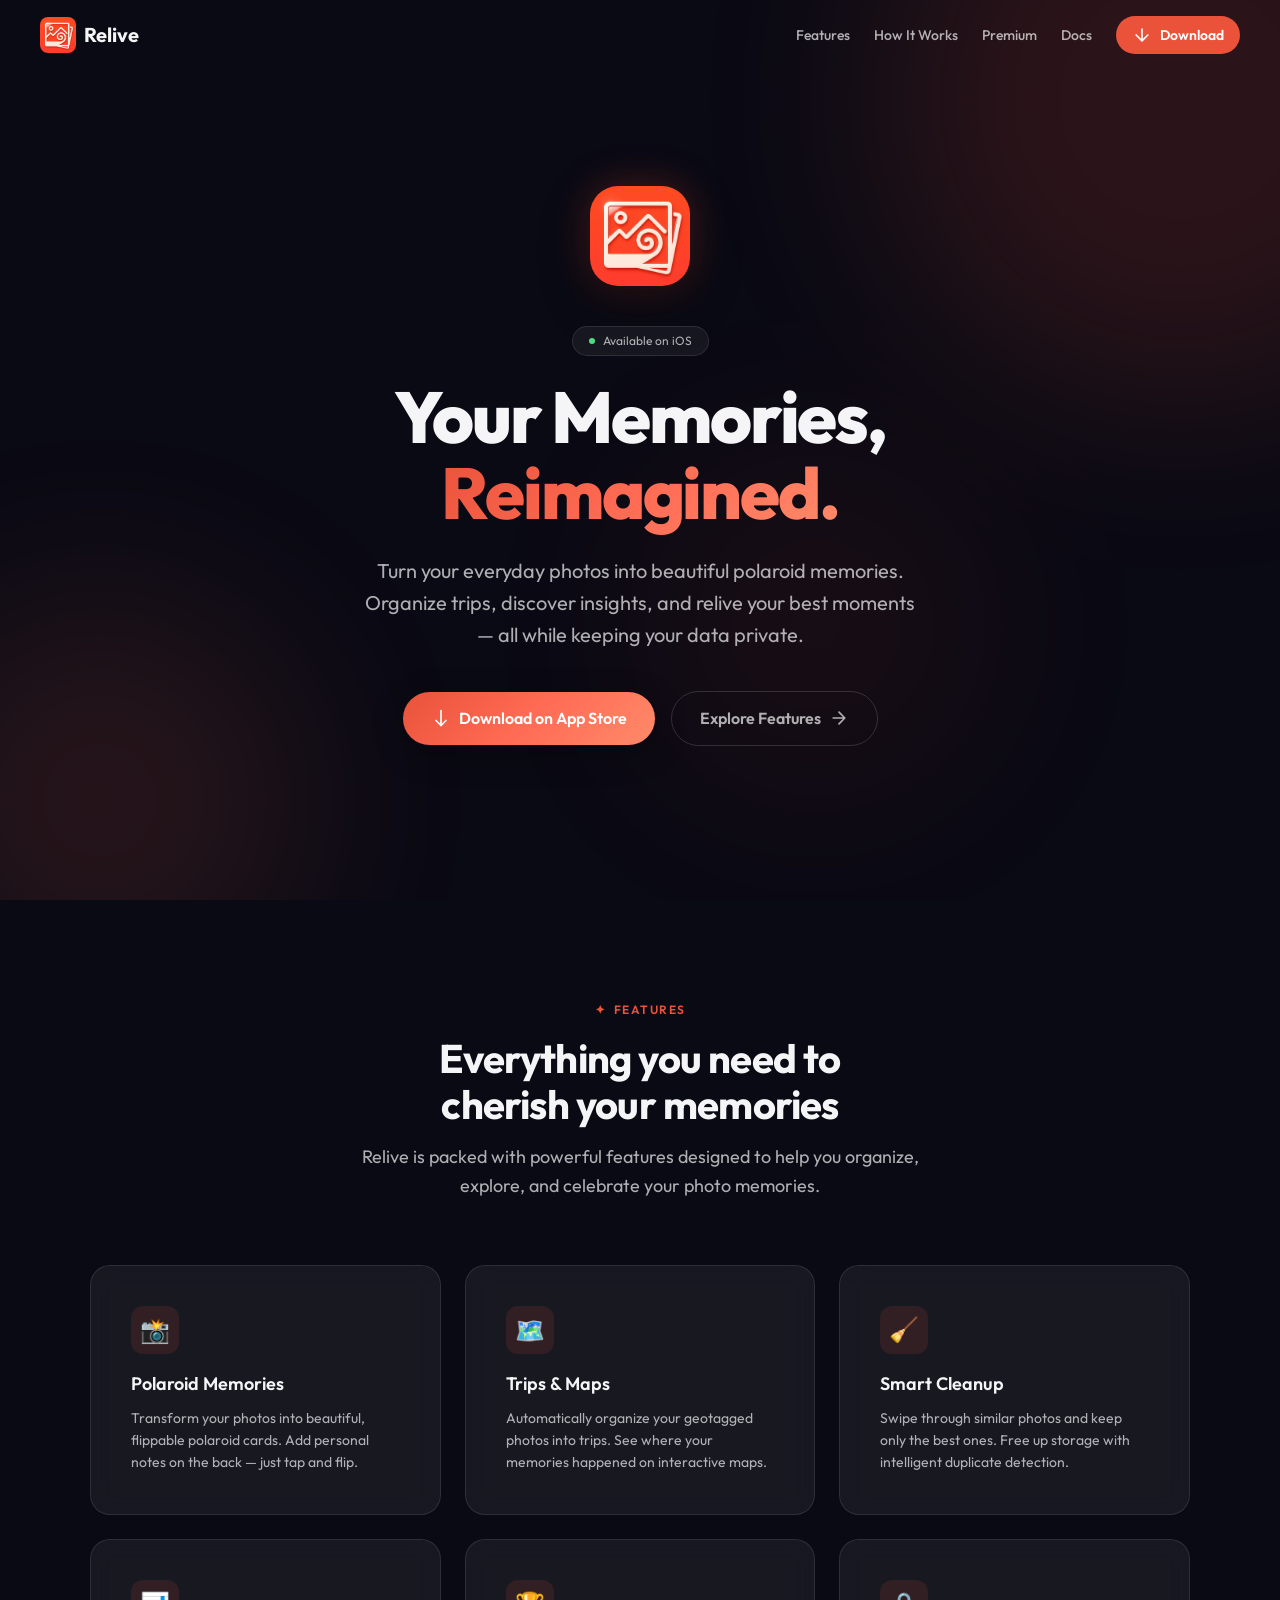
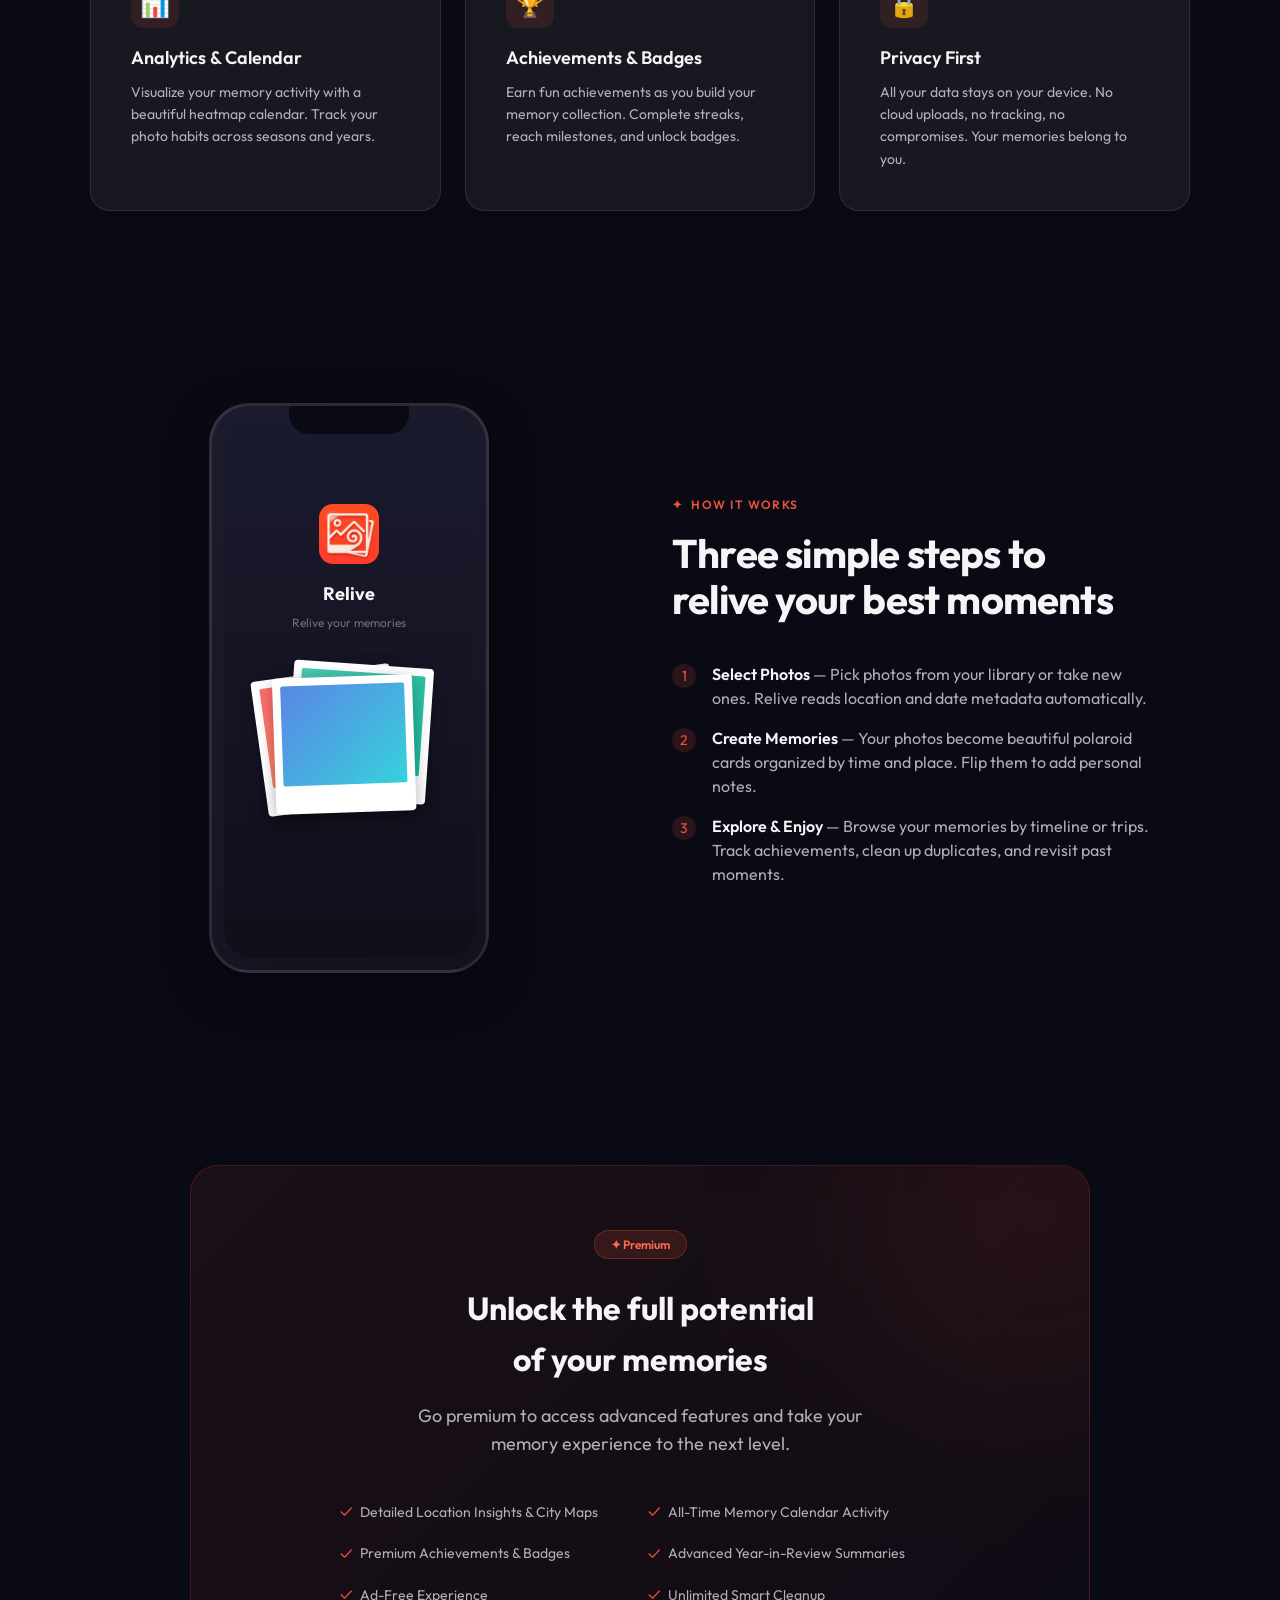
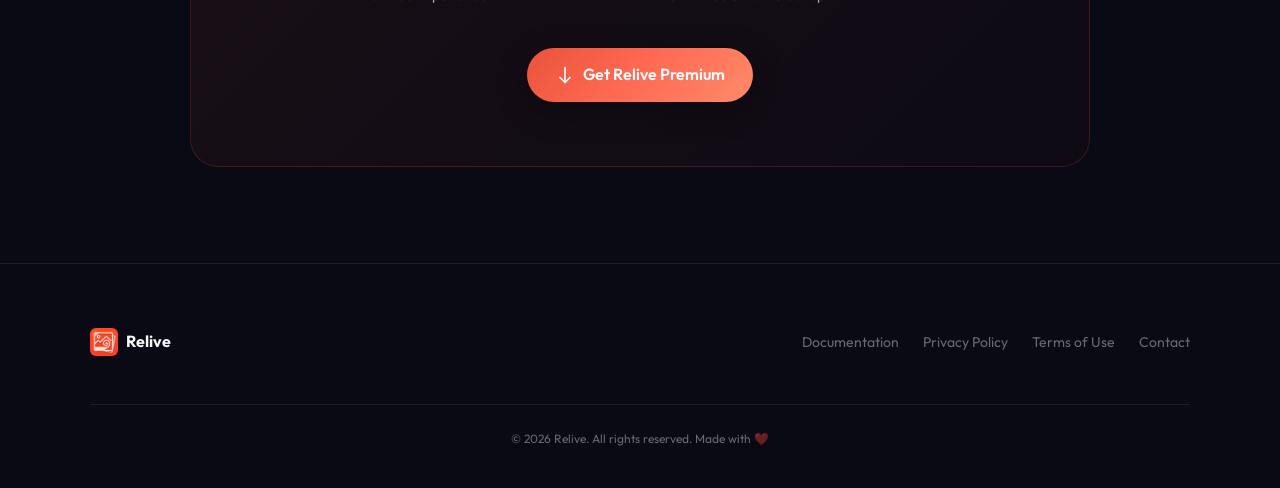
<file: index.html>
<!DOCTYPE html>
<html lang="en">
<head>
  <meta charset="UTF-8">
  <meta name="viewport" content="width=device-width, initial-scale=1.0">
  <title>Relive — Your Memories, Reimagined</title>
  <meta name="description" content="Relive transforms your photos into beautiful polaroid memories. Organize trips, discover insights, clean up duplicates, and earn achievements — all with your privacy intact.">
  <meta name="keywords" content="relive, photo memories, polaroid, trips, photo organizer, iOS app, privacy, achievements">
  <meta name="author" content="Relive">

  <!-- Open Graph -->
  <meta property="og:title" content="Relive — Your Memories, Reimagined">
  <meta property="og:description" content="Transform your photos into beautiful polaroid memories. Organize trips, discover insights, and earn achievements.">
  <meta property="og:type" content="website">
  <meta property="og:url" content="https://grbzhido.github.io/relive/">
  <meta property="og:image" content="https://grbzhido.github.io/relive/images/relive_icon.png">

  <!-- Twitter Card -->
  <meta name="twitter:card" content="summary_large_image">
  <meta name="twitter:title" content="Relive — Your Memories, Reimagined">
  <meta name="twitter:description" content="Transform your photos into beautiful polaroid memories.">

  <!-- Favicon -->
  <link rel="icon" type="image/png" href="images/relive_icon.png">
  <link rel="apple-touch-icon" href="images/relive_icon.png">

  <!-- Google Fonts -->
  <link rel="preconnect" href="https://fonts.googleapis.com">
  <link rel="preconnect" href="https://fonts.gstatic.com" crossorigin>
  <link href="https://fonts.googleapis.com/css2?family=Outfit:wght@300;400;500;600;700;800&display=swap" rel="stylesheet">

  <!-- Styles -->
  <link rel="stylesheet" href="css/style.css">
</head>
<body>

  <!-- Animated Background Orbs -->
  <div class="bg-animation" aria-hidden="true">
    <div class="bg-orb bg-orb--1"></div>
    <div class="bg-orb bg-orb--2"></div>
    <div class="bg-orb bg-orb--3"></div>
  </div>

  <!-- Navigation -->
  <nav class="nav" id="nav" role="navigation" aria-label="Main navigation">
    <div class="nav__inner">
      <a href="#" class="nav__logo" aria-label="Relive Home">
        <img src="images/relive_icon.png" alt="Relive icon" width="36" height="36">
        <span>Relive</span>
      </a>

      <ul class="nav__links" role="list">
        <li><a href="#features" class="nav__link">Features</a></li>
        <li><a href="#how-it-works" class="nav__link">How It Works</a></li>
        <li><a href="#premium" class="nav__link">Premium</a></li>
        <li><a href="docs.html" class="nav__link">Docs</a></li>
        <li><a href="#" class="nav__cta" id="nav-download-btn">
          <svg class="btn__icon" viewBox="0 0 24 24" fill="none" stroke="currentColor" stroke-width="2" stroke-linecap="round" stroke-linejoin="round"><path d="M12 5v14M19 12l-7 7-7-7"/></svg>
          Download
        </a></li>
      </ul>

      <button class="nav__hamburger" aria-label="Toggle menu" aria-expanded="false">
        <span></span>
        <span></span>
        <span></span>
      </button>
    </div>
  </nav>

  <!-- Hero Section -->
  <section class="hero" id="hero">
    <div class="hero__content">
      <img src="images/relive_icon.png" alt="Relive App Icon" class="hero__icon" width="100" height="100">

      <div class="hero__badge">
        <span class="hero__badge-dot"></span>
        Available on iOS
      </div>

      <h1 class="hero__title">
        Your Memories,<br>
        <span class="hero__title-gradient">Reimagined.</span>
      </h1>

      <p class="hero__subtitle">
        Turn your everyday photos into beautiful polaroid memories. Organize trips, discover insights, and relive your best moments — all while keeping your data private.
      </p>

      <div class="hero__actions">
        <a href="#" class="btn btn--primary" id="hero-download-btn">
          <svg class="btn__icon" viewBox="0 0 24 24" fill="none" stroke="currentColor" stroke-width="2" stroke-linecap="round" stroke-linejoin="round"><path d="M18 15l-6 6-6-6"/><path d="M12 3v18"/></svg>
          Download on App Store
        </a>
        <a href="#features" class="btn btn--ghost">
          Explore Features
          <svg class="btn__icon" viewBox="0 0 24 24" fill="none" stroke="currentColor" stroke-width="2" stroke-linecap="round" stroke-linejoin="round"><path d="M5 12h14M12 5l7 7-7 7"/></svg>
        </a>
      </div>
    </div>
  </section>

  <!-- Features Section -->
  <section class="section" id="features">
    <div class="section__inner">
      <div class="section__header reveal">
        <div class="section__label">
          <span>✦</span> Features
        </div>
        <h2 class="section__title">Everything you need to<br>cherish your memories</h2>
        <p class="section__description">
          Relive is packed with powerful features designed to help you organize, explore, and celebrate your photo memories.
        </p>
      </div>

      <div class="features-grid">
        <!-- Feature 1 -->
        <div class="feature-card reveal reveal--delay-1" id="feature-memories">
          <div class="feature-card__icon">📸</div>
          <h3 class="feature-card__title">Polaroid Memories</h3>
          <p class="feature-card__description">
            Transform your photos into beautiful, flippable polaroid cards. Add personal notes on the back — just tap and flip.
          </p>
        </div>

        <!-- Feature 2 -->
        <div class="feature-card reveal reveal--delay-2" id="feature-trips">
          <div class="feature-card__icon">🗺️</div>
          <h3 class="feature-card__title">Trips &amp; Maps</h3>
          <p class="feature-card__description">
            Automatically organize your geotagged photos into trips. See where your memories happened on interactive maps.
          </p>
        </div>

        <!-- Feature 3 -->
        <div class="feature-card reveal reveal--delay-3" id="feature-cleanup">
          <div class="feature-card__icon">🧹</div>
          <h3 class="feature-card__title">Smart Cleanup</h3>
          <p class="feature-card__description">
            Swipe through similar photos and keep only the best ones. Free up storage with intelligent duplicate detection.
          </p>
        </div>

        <!-- Feature 4 -->
        <div class="feature-card reveal reveal--delay-4" id="feature-analytics">
          <div class="feature-card__icon">📊</div>
          <h3 class="feature-card__title">Analytics &amp; Calendar</h3>
          <p class="feature-card__description">
            Visualize your memory activity with a beautiful heatmap calendar. Track your photo habits across seasons and years.
          </p>
        </div>

        <!-- Feature 5 -->
        <div class="feature-card reveal reveal--delay-5" id="feature-achievements">
          <div class="feature-card__icon">🏆</div>
          <h3 class="feature-card__title">Achievements &amp; Badges</h3>
          <p class="feature-card__description">
            Earn fun achievements as you build your memory collection. Complete streaks, reach milestones, and unlock badges.
          </p>
        </div>

        <!-- Feature 6 -->
        <div class="feature-card reveal reveal--delay-6" id="feature-privacy">
          <div class="feature-card__icon">🔒</div>
          <h3 class="feature-card__title">Privacy First</h3>
          <p class="feature-card__description">
            All your data stays on your device. No cloud uploads, no tracking, no compromises. Your memories belong to you.
          </p>
        </div>
      </div>
    </div>
  </section>

  <!-- How It Works / Showcase Section -->
  <section class="showcase" id="how-it-works">
    <div class="showcase__inner">
      <div class="showcase__visual reveal">
        <div class="showcase__phone">
          <div class="showcase__screen">
            <img src="images/relive_icon.png" alt="Relive" class="showcase__screen-icon" width="60" height="60">
            <div class="showcase__screen-title">Relive</div>
            <div class="showcase__screen-sub">Relive your memories</div>

            <div class="polaroid-stack">
              <div class="polaroid polaroid--1">
                <div class="polaroid__image" style="background: linear-gradient(135deg, #FF6B6B, #FFA36C);"></div>
              </div>
              <div class="polaroid polaroid--2">
                <div class="polaroid__image" style="background: linear-gradient(135deg, #48C9B0, #1ABC9C);"></div>
              </div>
              <div class="polaroid polaroid--3">
                <div class="polaroid__image" style="background: linear-gradient(135deg, #5B86E5, #36D1DC);"></div>
              </div>
            </div>
          </div>
        </div>
      </div>

      <div class="showcase__content reveal reveal--delay-2">
        <div class="section__label">
          <span>✦</span> How It Works
        </div>
        <h2 class="section__title" style="text-align: left;">Three simple steps to<br>relive your best moments</h2>

        <ul class="feature-list">
          <li class="feature-list__item">
            <div class="feature-list__check">1</div>
            <div class="feature-list__text">
              <strong>Select Photos</strong> — Pick photos from your library or take new ones. Relive reads location and date metadata automatically.
            </div>
          </li>
          <li class="feature-list__item">
            <div class="feature-list__check">2</div>
            <div class="feature-list__text">
              <strong>Create Memories</strong> — Your photos become beautiful polaroid cards organized by time and place. Flip them to add personal notes.
            </div>
          </li>
          <li class="feature-list__item">
            <div class="feature-list__check">3</div>
            <div class="feature-list__text">
              <strong>Explore &amp; Enjoy</strong> — Browse your memories by timeline or trips. Track achievements, clean up duplicates, and revisit past moments.
            </div>
          </li>
        </ul>
      </div>
    </div>
  </section>

  <!-- Premium Section -->
  <section class="premium" id="premium">
    <div class="premium__card reveal">
      <div class="premium__badge">
        ✦ Premium
      </div>
      <h2 class="premium__title">
        Unlock the full potential<br>of your memories
      </h2>
      <p class="premium__description">
        Go premium to access advanced features and take your memory experience to the next level.
      </p>

      <div class="premium__features">
        <div class="premium__feature">
          <span class="premium__feature-icon">✓</span>
          Detailed Location Insights &amp; City Maps
        </div>
        <div class="premium__feature">
          <span class="premium__feature-icon">✓</span>
          All-Time Memory Calendar Activity
        </div>
        <div class="premium__feature">
          <span class="premium__feature-icon">✓</span>
          Premium Achievements &amp; Badges
        </div>
        <div class="premium__feature">
          <span class="premium__feature-icon">✓</span>
          Advanced Year-in-Review Summaries
        </div>
        <div class="premium__feature">
          <span class="premium__feature-icon">✓</span>
          Ad-Free Experience
        </div>
        <div class="premium__feature">
          <span class="premium__feature-icon">✓</span>
          Unlimited Smart Cleanup
        </div>
      </div>

      <a href="#" class="btn btn--primary" id="premium-download-btn">
        <svg class="btn__icon" viewBox="0 0 24 24" fill="none" stroke="currentColor" stroke-width="2" stroke-linecap="round" stroke-linejoin="round"><path d="M18 15l-6 6-6-6"/><path d="M12 3v18"/></svg>
        Get Relive Premium
      </a>
    </div>
  </section>

  <!-- Footer -->
  <footer class="footer" id="footer">
    <div class="footer__inner">
      <div class="footer__brand">
        <img src="images/relive_icon.png" alt="Relive" width="28" height="28">
        <span class="footer__brand-name">Relive</span>
      </div>

      <ul class="footer__links" role="list">
        <li><a href="docs.html" class="footer__link" id="footer-docs">Documentation</a></li>
        <li><a href="privacy.html" class="footer__link" id="footer-privacy">Privacy Policy</a></li>
        <li><a href="terms.html" class="footer__link" id="footer-terms">Terms of Use</a></li>
        <li><a href="mailto:contactus.relive@gmail.com" class="footer__link" id="footer-contact">Contact</a></li>
      </ul>

      <p class="footer__copy">
        &copy; 2026 Relive. All rights reserved. Made with ❤️
      </p>
    </div>
  </footer>

  <!-- Scripts -->
  <script src="js/main.js"></script>
</body>
</html>
</file>
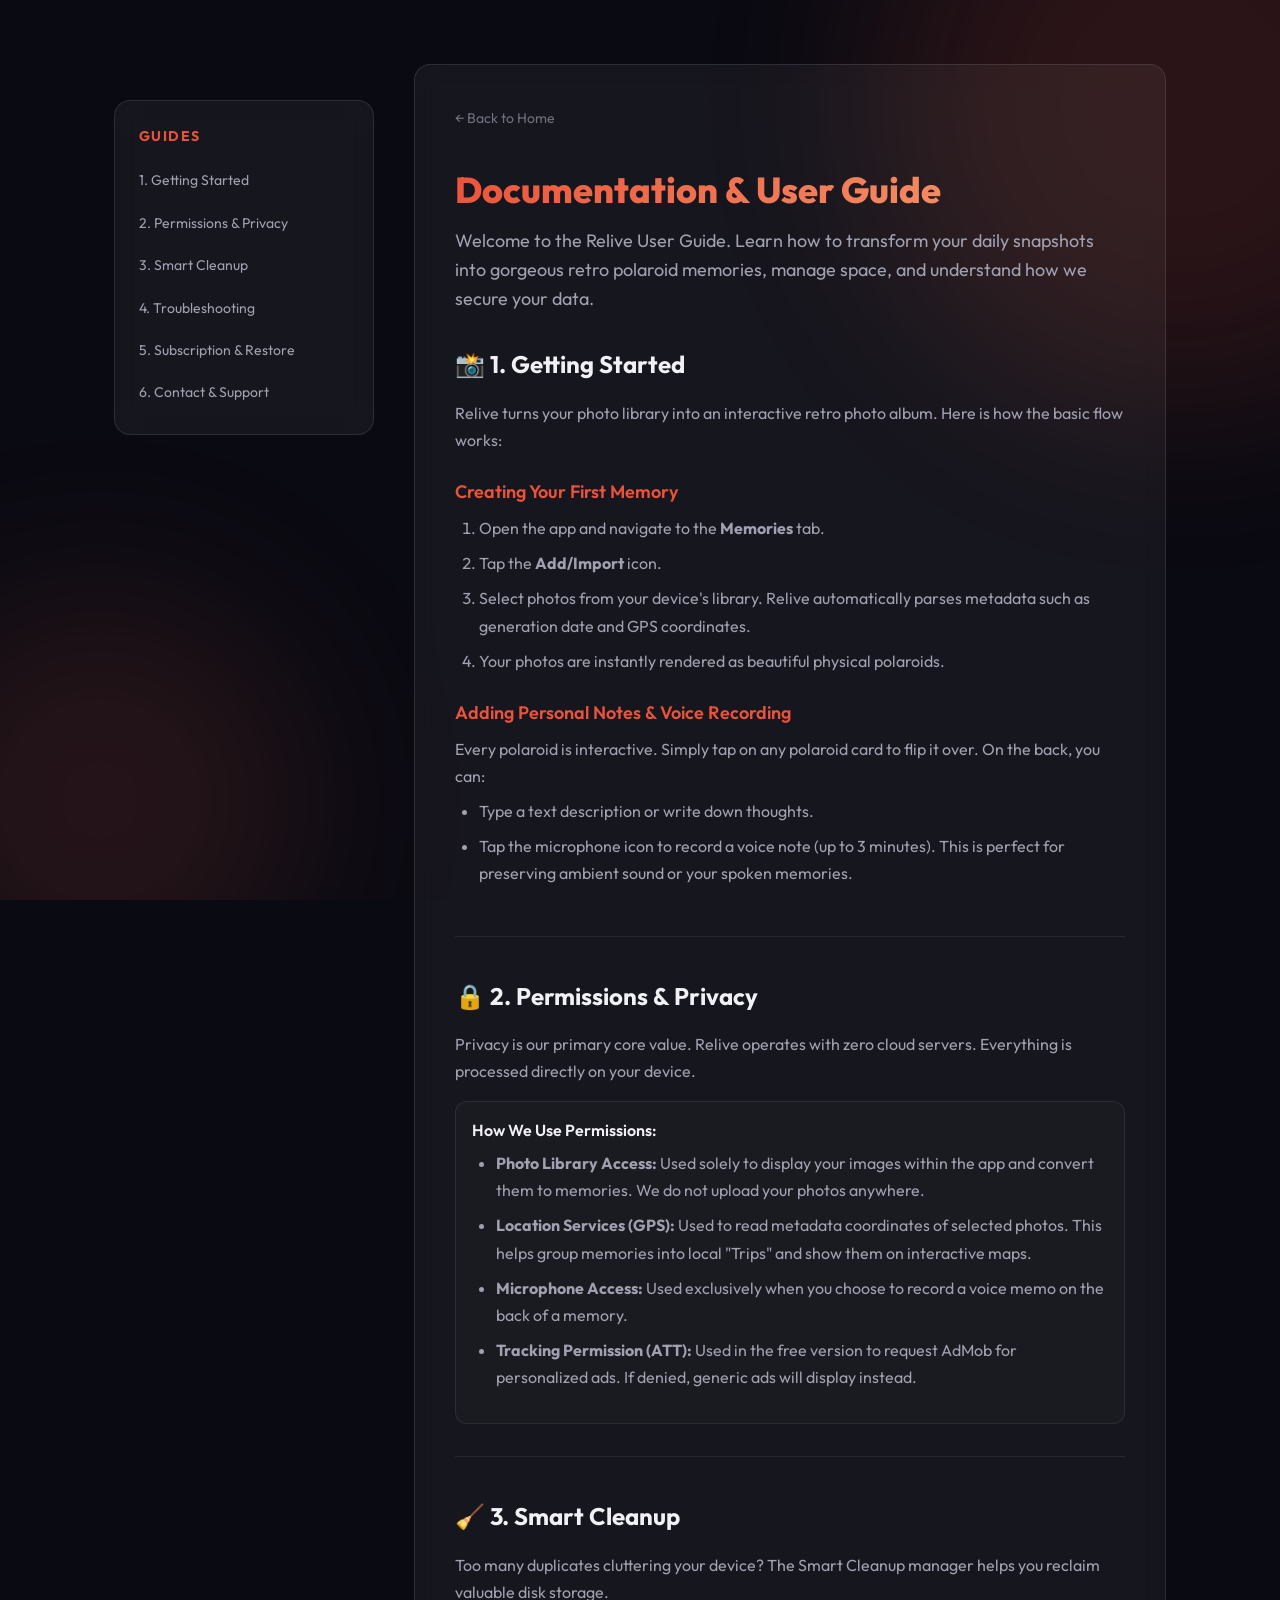
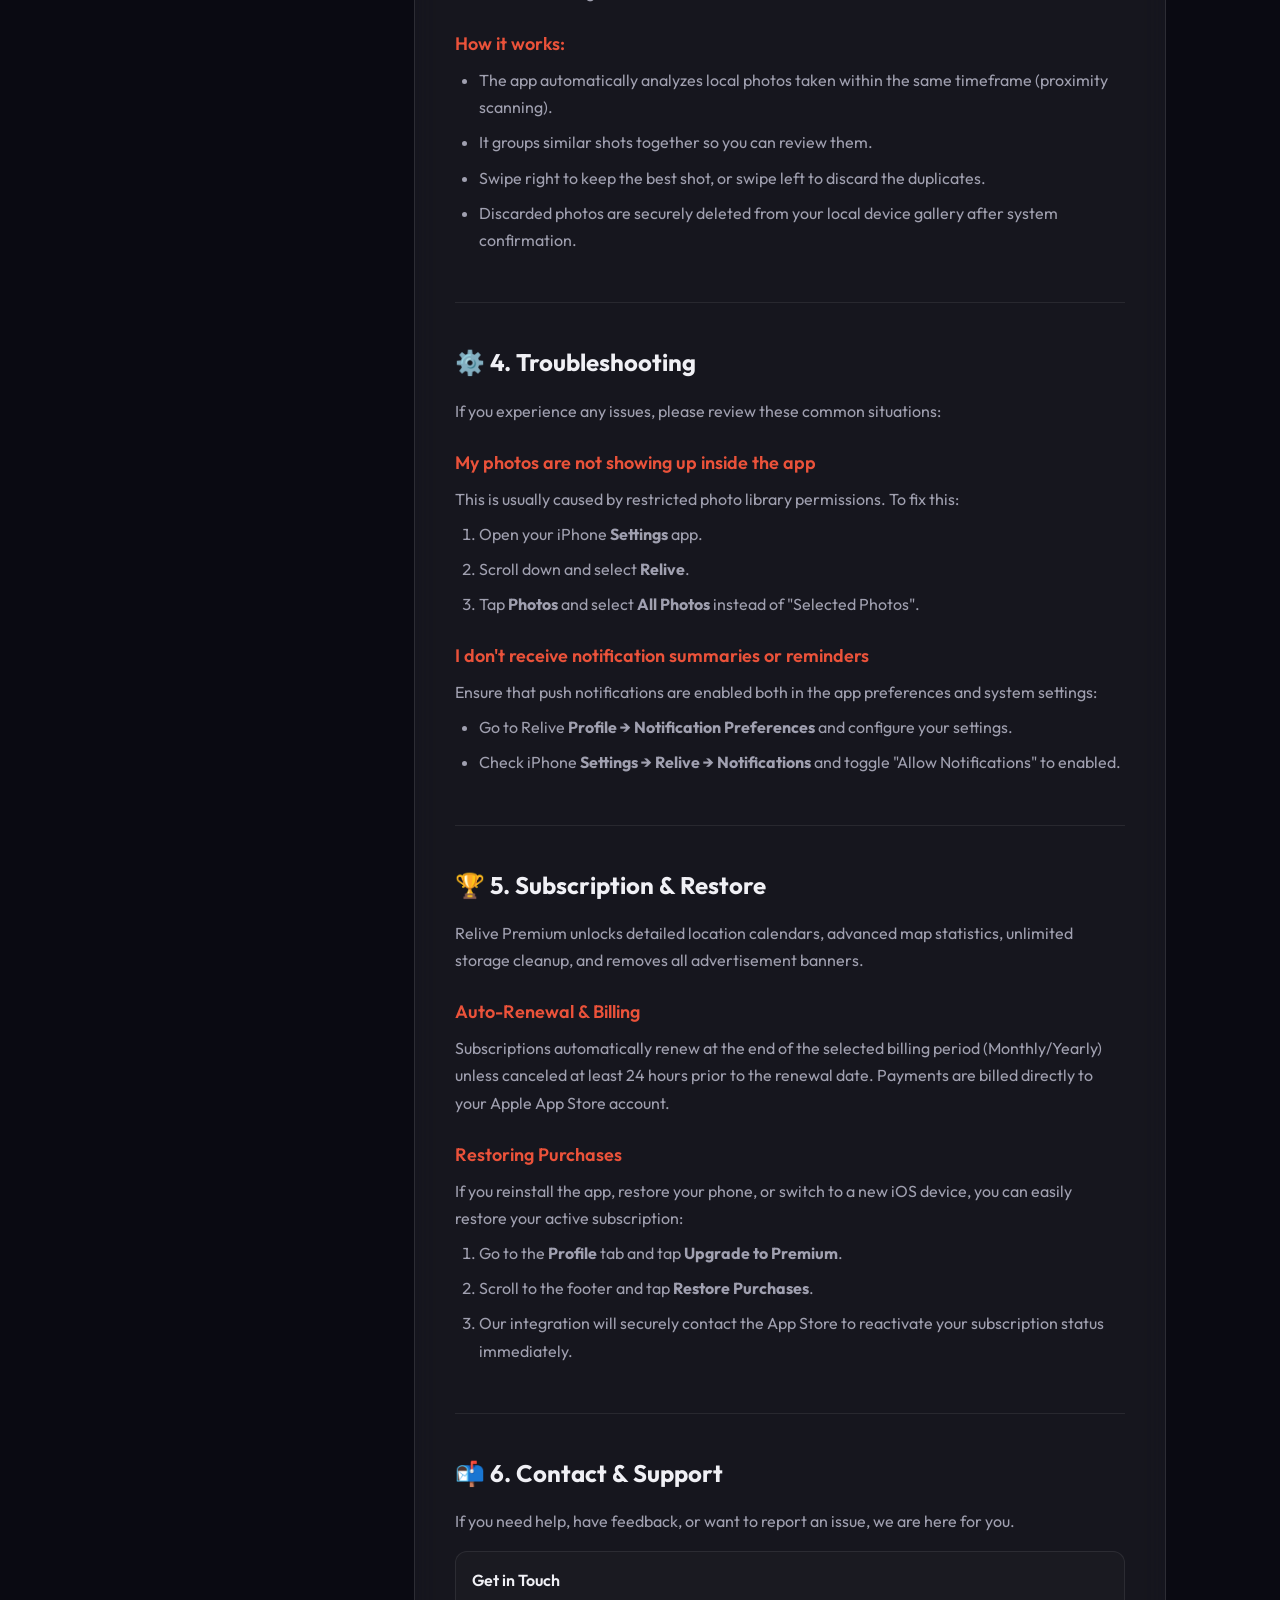
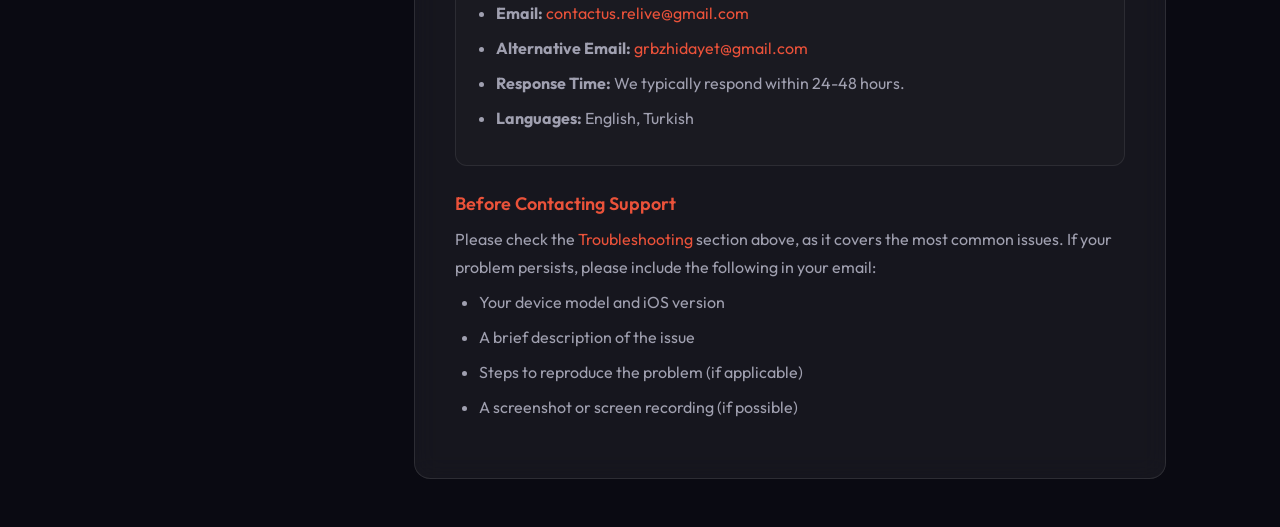
<file: docs.html>
<!DOCTYPE html>
<html lang="en">
<head>
  <meta charset="UTF-8">
  <meta name="viewport" content="width=device-width, initial-scale=1.0">
  <title>Documentation &amp; Support — Relive</title>
  <meta name="description" content="User guide, setup, privacy details, and troubleshooting for the Relive app.">
  <link rel="icon" type="image/png" href="images/relive_icon.png">
  <link rel="preconnect" href="https://fonts.googleapis.com">
  <link rel="preconnect" href="https://fonts.gstatic.com" crossorigin>
  <link href="https://fonts.googleapis.com/css2?family=Outfit:wght@300;400;500;600;700;800&display=swap" rel="stylesheet">
  <link rel="stylesheet" href="css/style.css">
  <style>
    /* CSS Fallback: if style.css fails to load, page remains readable */
    :root {
      --space-sm: 0.5rem;
      --space-md: 1rem;
      --space-lg: 1.5rem;
      --space-xl: 2rem;
      --space-2xl: 2.5rem;
      --space-3xl: 3rem;
      --space-4xl: 4rem;
      --bg-glass: rgba(255, 255, 255, 0.05);
      --bg-glass-border: rgba(255, 255, 255, 0.1);
      --brand-primary-light: #ea523a;
      --brand-gradient: linear-gradient(135deg, #ea523a, #f7a072);
      --text-primary: #f0f0f5;
      --text-secondary: #a0a0b0;
      --text-muted: #707080;
      --border-subtle: rgba(255, 255, 255, 0.08);
      --radius-md: 12px;
      --radius-lg: 16px;
      --font-sm: 0.875rem;
      --font-base: 1rem;
      --font-lg: 1.125rem;
      --font-2xl: 1.5rem;
      --font-4xl: 2.25rem;
      --transition-fast: all 0.2s ease;
    }
    body {
      font-family: 'Outfit', -apple-system, BlinkMacSystemFont, 'Segoe UI', sans-serif;
      background: #0a0a12;
      color: #f0f0f5;
      margin: 0;
      padding: 0;
      line-height: 1.6;
    }
    a { color: #ea523a; text-decoration: none; }
    a:hover { text-decoration: underline; }
  </style>
  <style>
    .docs-layout {
      position: relative;
      z-index: 1;
      max-width: 1100px;
      margin: 0 auto;
      padding: var(--space-4xl) var(--space-lg) var(--space-3xl);
      display: grid;
      grid-template-columns: 260px 1fr;
      gap: var(--space-2xl);
    }

    /* Sidebar Navigation */
    .docs-sidebar {
      position: sticky;
      top: 100px;
      height: fit-content;
      background: var(--bg-glass);
      border: 1px solid var(--bg-glass-border);
      border-radius: var(--radius-lg);
      padding: var(--space-lg);
      backdrop-filter: blur(12px);
      -webkit-backdrop-filter: blur(12px);
    }

    .docs-sidebar__title {
      font-size: var(--font-sm);
      text-transform: uppercase;
      letter-spacing: 0.1em;
      color: var(--brand-primary-light);
      margin-bottom: var(--space-md);
      font-weight: 700;
    }

    .docs-sidebar__menu {
      list-style: none;
      display: flex;
      flex-direction: column;
      gap: var(--space-sm);
    }

    .docs-sidebar__link {
      font-size: var(--font-sm);
      color: var(--text-secondary);
      transition: var(--transition-fast);
      display: block;
      padding: 6px 0;
    }

    .docs-sidebar__link:hover,
    .docs-sidebar__link--active {
      color: var(--text-primary);
      font-weight: 600;
      transform: translateX(4px);
    }

    /* Content Area */
    .docs-content {
      background: var(--bg-glass);
      border: 1px solid var(--bg-glass-border);
      border-radius: var(--radius-lg);
      padding: var(--space-2xl);
      backdrop-filter: blur(12px);
      -webkit-backdrop-filter: blur(12px);
    }

    .docs-content h1 {
      font-size: var(--font-4xl);
      font-weight: 800;
      margin-bottom: var(--space-sm);
      background: var(--brand-gradient);
      -webkit-background-clip: text;
      -webkit-text-fill-color: transparent;
      background-clip: text;
    }

    .docs-content__intro {
      font-size: var(--font-lg);
      color: var(--text-secondary);
      margin-bottom: var(--space-xl);
      line-height: 1.6;
    }

    .docs-section {
      margin-bottom: var(--space-2xl);
      padding-bottom: var(--space-xl);
      border-bottom: 1px solid var(--border-subtle);
    }

    .docs-section:last-child {
      border-bottom: none;
      margin-bottom: 0;
      padding-bottom: 0;
    }

    .docs-section h2 {
      font-size: var(--font-2xl);
      font-weight: 700;
      margin-bottom: var(--space-md);
      color: var(--text-primary);
      display: flex;
      align-items: center;
      gap: var(--space-sm);
    }

    .docs-section h3 {
      font-size: var(--font-lg);
      font-weight: 600;
      margin-top: var(--space-lg);
      margin-bottom: var(--space-sm);
      color: var(--brand-primary-light);
    }

    .docs-section p, .docs-section li {
      font-size: var(--font-base);
      color: var(--text-secondary);
      line-height: 1.7;
      margin-bottom: var(--space-sm);
    }

    .docs-section ul, .docs-section ol {
      padding-left: var(--space-lg);
      margin-bottom: var(--space-md);
    }

    .docs-card {
      background: rgba(255, 255, 255, 0.02);
      border: 1px solid var(--border-subtle);
      border-radius: var(--radius-md);
      padding: var(--space-md);
      margin-top: var(--space-md);
    }

    .docs-card__title {
      font-weight: 600;
      color: var(--text-primary);
      margin-bottom: 6px;
    }

    /* Back Link */
    .docs-back {
      display: inline-flex;
      align-items: center;
      gap: var(--space-sm);
      color: var(--text-muted);
      font-size: var(--font-sm);
      margin-bottom: var(--space-xl);
      transition: var(--transition-fast);
      text-decoration: none;
    }

    .docs-back:hover {
      color: var(--text-primary);
    }

    /* Responsive */
    @media (max-width: 768px) {
      .docs-layout {
        grid-template-columns: 1fr;
        padding-top: var(--space-3xl);
      }
      .docs-sidebar {
        position: relative;
        top: 0;
        width: 100%;
      }
      .docs-content {
        padding: var(--space-lg);
      }
    }
  </style>
</head>
<body>

  <div class="bg-animation" aria-hidden="true">
    <div class="bg-orb bg-orb--1"></div>
    <div class="bg-orb bg-orb--2"></div>
  </div>

  <div class="docs-layout">
    
    <!-- Sidebar -->
    <aside class="docs-sidebar">
      <div class="docs-sidebar__title">Guides</div>
      <ul class="docs-sidebar__menu">
        <li><a href="#getting-started" class="docs-sidebar__link">1. Getting Started</a></li>
        <li><a href="#permissions" class="docs-sidebar__link">2. Permissions &amp; Privacy</a></li>
        <li><a href="#cleanup" class="docs-sidebar__link">3. Smart Cleanup</a></li>
        <li><a href="#troubleshooting" class="docs-sidebar__link">4. Troubleshooting</a></li>
        <li><a href="#subscriptions" class="docs-sidebar__link">5. Subscription &amp; Restore</a></li>
        <li><a href="#contact" class="docs-sidebar__link">6. Contact &amp; Support</a></li>
      </ul>
    </aside>

    <!-- Content -->
    <main class="docs-content">
      <a href="index.html" class="docs-back">← Back to Home</a>
      
      <h1>Documentation &amp; User Guide</h1>
      <p class="docs-content__intro">
        Welcome to the Relive User Guide. Learn how to transform your daily snapshots into gorgeous retro polaroid memories, manage space, and understand how we secure your data.
      </p>

      <!-- Section 1 -->
      <section class="docs-section" id="getting-started">
        <h2>📸 1. Getting Started</h2>
        <p>Relive turns your photo library into an interactive retro photo album. Here is how the basic flow works:</p>
        
        <h3>Creating Your First Memory</h3>
        <ol>
          <li>Open the app and navigate to the <strong>Memories</strong> tab.</li>
          <li>Tap the <strong>Add/Import</strong> icon.</li>
          <li>Select photos from your device's library. Relive automatically parses metadata such as generation date and GPS coordinates.</li>
          <li>Your photos are instantly rendered as beautiful physical polaroids.</li>
        </ol>

        <h3>Adding Personal Notes &amp; Voice Recording</h3>
        <p>Every polaroid is interactive. Simply tap on any polaroid card to flip it over. On the back, you can:</p>
        <ul>
          <li>Type a text description or write down thoughts.</li>
          <li>Tap the microphone icon to record a voice note (up to 3 minutes). This is perfect for preserving ambient sound or your spoken memories.</li>
        </ul>
      </section>

      <!-- Section 2 -->
      <section class="docs-section" id="permissions">
        <h2>🔒 2. Permissions &amp; Privacy</h2>
        <p>Privacy is our primary core value. Relive operates with zero cloud servers. Everything is processed directly on your device.</p>
        
        <div class="docs-card">
          <div class="docs-card__title">How We Use Permissions:</div>
          <ul>
            <li><strong>Photo Library Access:</strong> Used solely to display your images within the app and convert them to memories. We do not upload your photos anywhere.</li>
            <li><strong>Location Services (GPS):</strong> Used to read metadata coordinates of selected photos. This helps group memories into local "Trips" and show them on interactive maps.</li>
            <li><strong>Microphone Access:</strong> Used exclusively when you choose to record a voice memo on the back of a memory.</li>
            <li><strong>Tracking Permission (ATT):</strong> Used in the free version to request AdMob for personalized ads. If denied, generic ads will display instead.</li>
          </ul>
        </div>
      </section>

      <!-- Section 3 -->
      <section class="docs-section" id="cleanup">
        <h2>🧹 3. Smart Cleanup</h2>
        <p>Too many duplicates cluttering your device? The Smart Cleanup manager helps you reclaim valuable disk storage.</p>
        
        <h3>How it works:</h3>
        <ul>
          <li>The app automatically analyzes local photos taken within the same timeframe (proximity scanning).</li>
          <li>It groups similar shots together so you can review them.</li>
          <li>Swipe right to keep the best shot, or swipe left to discard the duplicates.</li>
          <li>Discarded photos are securely deleted from your local device gallery after system confirmation.</li>
        </ul>
      </section>

      <!-- Section 4 -->
      <section class="docs-section" id="troubleshooting">
        <h2>⚙️ 4. Troubleshooting</h2>
        <p>If you experience any issues, please review these common situations:</p>

        <h3>My photos are not showing up inside the app</h3>
        <p>This is usually caused by restricted photo library permissions. To fix this:</p>
        <ol>
          <li>Open your iPhone <strong>Settings</strong> app.</li>
          <li>Scroll down and select <strong>Relive</strong>.</li>
          <li>Tap <strong>Photos</strong> and select <strong>All Photos</strong> instead of "Selected Photos".</li>
        </ol>

        <h3>I don't receive notification summaries or reminders</h3>
        <p>Ensure that push notifications are enabled both in the app preferences and system settings:</p>
        <ul>
          <li>Go to Relive <strong>Profile &rarr; Notification Preferences</strong> and configure your settings.</li>
          <li>Check iPhone <strong>Settings &rarr; Relive &rarr; Notifications</strong> and toggle "Allow Notifications" to enabled.</li>
        </ul>
      </section>

      <!-- Section 5 -->
      <section class="docs-section" id="subscriptions">
        <h2>🏆 5. Subscription &amp; Restore</h2>
        <p>Relive Premium unlocks detailed location calendars, advanced map statistics, unlimited storage cleanup, and removes all advertisement banners.</p>

        <h3>Auto-Renewal &amp; Billing</h3>
        <p>Subscriptions automatically renew at the end of the selected billing period (Monthly/Yearly) unless canceled at least 24 hours prior to the renewal date. Payments are billed directly to your Apple App Store account.</p>

        <h3>Restoring Purchases</h3>
        <p>If you reinstall the app, restore your phone, or switch to a new iOS device, you can easily restore your active subscription:</p>
        <ol>
          <li>Go to the <strong>Profile</strong> tab and tap <strong>Upgrade to Premium</strong>.</li>
          <li>Scroll to the footer and tap <strong>Restore Purchases</strong>.</li>
          <li>Our integration will securely contact the App Store to reactivate your subscription status immediately.</li>
        </ol>
      </section>


      <!-- Section 6 -->
      <section class="docs-section" id="contact">
        <h2>📬 6. Contact &amp; Support</h2>
        <p>If you need help, have feedback, or want to report an issue, we are here for you.</p>

        <div class="docs-card">
          <div class="docs-card__title">Get in Touch</div>
          <ul>
            <li><strong>Email:</strong> <a href="mailto:contactus.relive@gmail.com" style="color: var(--brand-primary-light);">contactus.relive@gmail.com</a></li>
            <li><strong>Alternative Email:</strong> <a href="mailto:grbzhidayet@gmail.com" style="color: var(--brand-primary-light);">grbzhidayet@gmail.com</a></li>
            <li><strong>Response Time:</strong> We typically respond within 24-48 hours.</li>
            <li><strong>Languages:</strong> English, Turkish</li>
          </ul>
        </div>

        <h3>Before Contacting Support</h3>
        <p>Please check the <a href="#troubleshooting" style="color: var(--brand-primary-light);">Troubleshooting</a> section above, as it covers the most common issues. If your problem persists, please include the following in your email:</p>
        <ul>
          <li>Your device model and iOS version</li>
          <li>A brief description of the issue</li>
          <li>Steps to reproduce the problem (if applicable)</li>
          <li>A screenshot or screen recording (if possible)</li>
        </ul>
      </section>

    </main>

  </div>

  <script src="js/main.js"></script>
</body>
</html>
</file>
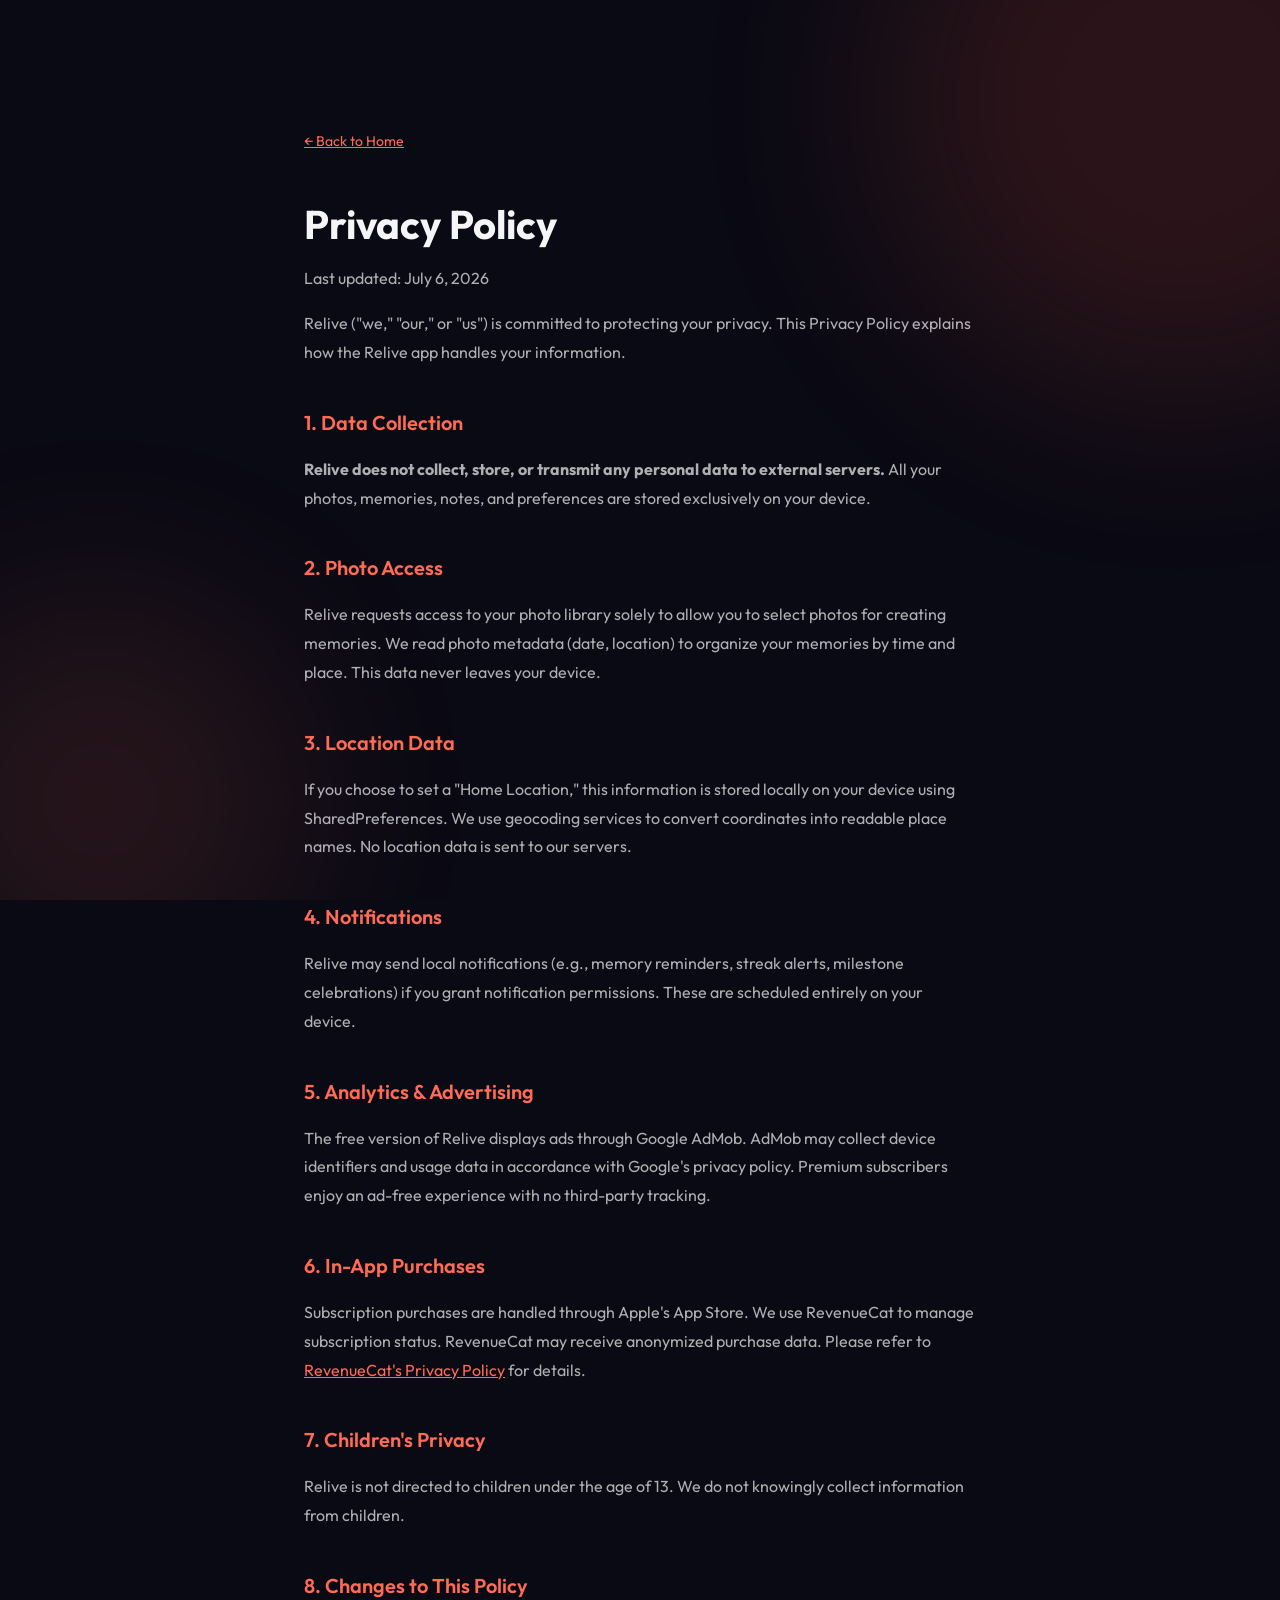
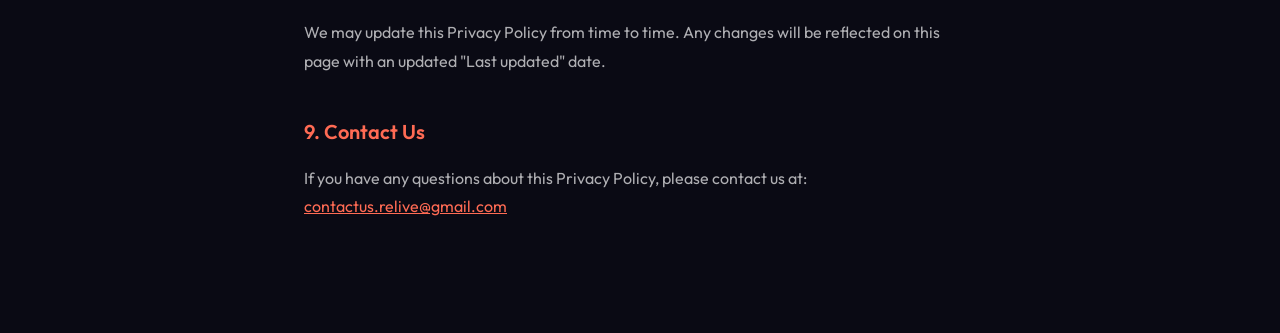
<file: privacy.html>
<!DOCTYPE html>
<html lang="en">
<head>
  <meta charset="UTF-8">
  <meta name="viewport" content="width=device-width, initial-scale=1.0">
  <title>Privacy Policy — Relive</title>
  <meta name="description" content="Privacy Policy for the Relive app. Learn how we protect your data.">
  <link rel="icon" type="image/png" href="images/relive_icon.png">
  <link rel="preconnect" href="https://fonts.googleapis.com">
  <link rel="preconnect" href="https://fonts.gstatic.com" crossorigin>
  <link href="https://fonts.googleapis.com/css2?family=Outfit:wght@300;400;500;600;700;800&display=swap" rel="stylesheet">
  <link rel="stylesheet" href="css/style.css">
  <style>
    .legal {
      position: relative;
      z-index: 1;
      max-width: 720px;
      margin: 0 auto;
      padding: var(--space-4xl) var(--space-lg) var(--space-3xl);
    }
    .legal h1 {
      font-size: var(--font-4xl);
      font-weight: 700;
      margin-bottom: var(--space-sm);
    }
    .legal__date {
      font-size: var(--font-sm);
      color: var(--text-muted);
      margin-bottom: var(--space-2xl);
    }
    .legal h2 {
      font-size: var(--font-xl);
      font-weight: 600;
      margin-top: var(--space-xl);
      margin-bottom: var(--space-md);
      color: var(--brand-primary-light);
    }
    .legal p, .legal li {
      font-size: var(--font-base);
      color: var(--text-secondary);
      line-height: 1.8;
      margin-bottom: var(--space-md);
    }
    .legal ul {
      padding-left: var(--space-lg);
      margin-bottom: var(--space-md);
    }
    .legal a {
      color: var(--brand-primary-light);
      text-decoration: underline;
    }
    .legal__back {
      display: inline-flex;
      align-items: center;
      gap: var(--space-sm);
      color: var(--text-muted);
      font-size: var(--font-sm);
      margin-bottom: var(--space-xl);
      transition: var(--transition-fast);
      text-decoration: none;
    }
    .legal__back:hover {
      color: var(--text-primary);
    }
  </style>
</head>
<body>

  <div class="bg-animation" aria-hidden="true">
    <div class="bg-orb bg-orb--1"></div>
    <div class="bg-orb bg-orb--2"></div>
  </div>

  <div class="legal">
    <a href="index.html" class="legal__back">← Back to Home</a>

    <h1>Privacy Policy</h1>
    <p class="legal__date">Last updated: July 6, 2026</p>

    <p>
      Relive ("we," "our," or "us") is committed to protecting your privacy. This Privacy Policy explains how the Relive app handles your information.
    </p>

    <h2>1. Data Collection</h2>
    <p>
      <strong>Relive does not collect, store, or transmit any personal data to external servers.</strong> All your photos, memories, notes, and preferences are stored exclusively on your device.
    </p>

    <h2>2. Photo Access</h2>
    <p>
      Relive requests access to your photo library solely to allow you to select photos for creating memories. We read photo metadata (date, location) to organize your memories by time and place. This data never leaves your device.
    </p>

    <h2>3. Location Data</h2>
    <p>
      If you choose to set a "Home Location," this information is stored locally on your device using SharedPreferences. We use geocoding services to convert coordinates into readable place names. No location data is sent to our servers.
    </p>

    <h2>4. Notifications</h2>
    <p>
      Relive may send local notifications (e.g., memory reminders, streak alerts, milestone celebrations) if you grant notification permissions. These are scheduled entirely on your device.
    </p>

    <h2>5. Analytics &amp; Advertising</h2>
    <p>
      The free version of Relive displays ads through Google AdMob. AdMob may collect device identifiers and usage data in accordance with Google's privacy policy. Premium subscribers enjoy an ad-free experience with no third-party tracking.
    </p>

    <h2>6. In-App Purchases</h2>
    <p>
      Subscription purchases are handled through Apple's App Store. We use RevenueCat to manage subscription status. RevenueCat may receive anonymized purchase data. Please refer to <a href="https://www.revenuecat.com/privacy" target="_blank" rel="noopener noreferrer">RevenueCat's Privacy Policy</a> for details.
    </p>

    <h2>7. Children's Privacy</h2>
    <p>
      Relive is not directed to children under the age of 13. We do not knowingly collect information from children.
    </p>

    <h2>8. Changes to This Policy</h2>
    <p>
      We may update this Privacy Policy from time to time. Any changes will be reflected on this page with an updated "Last updated" date.
    </p>

    <h2>9. Contact Us</h2>
    <p>
      If you have any questions about this Privacy Policy, please contact us at: <a href="mailto:contactus.relive@gmail.com">contactus.relive@gmail.com</a>
    </p>
  </div>

</body>
</html>
</file>
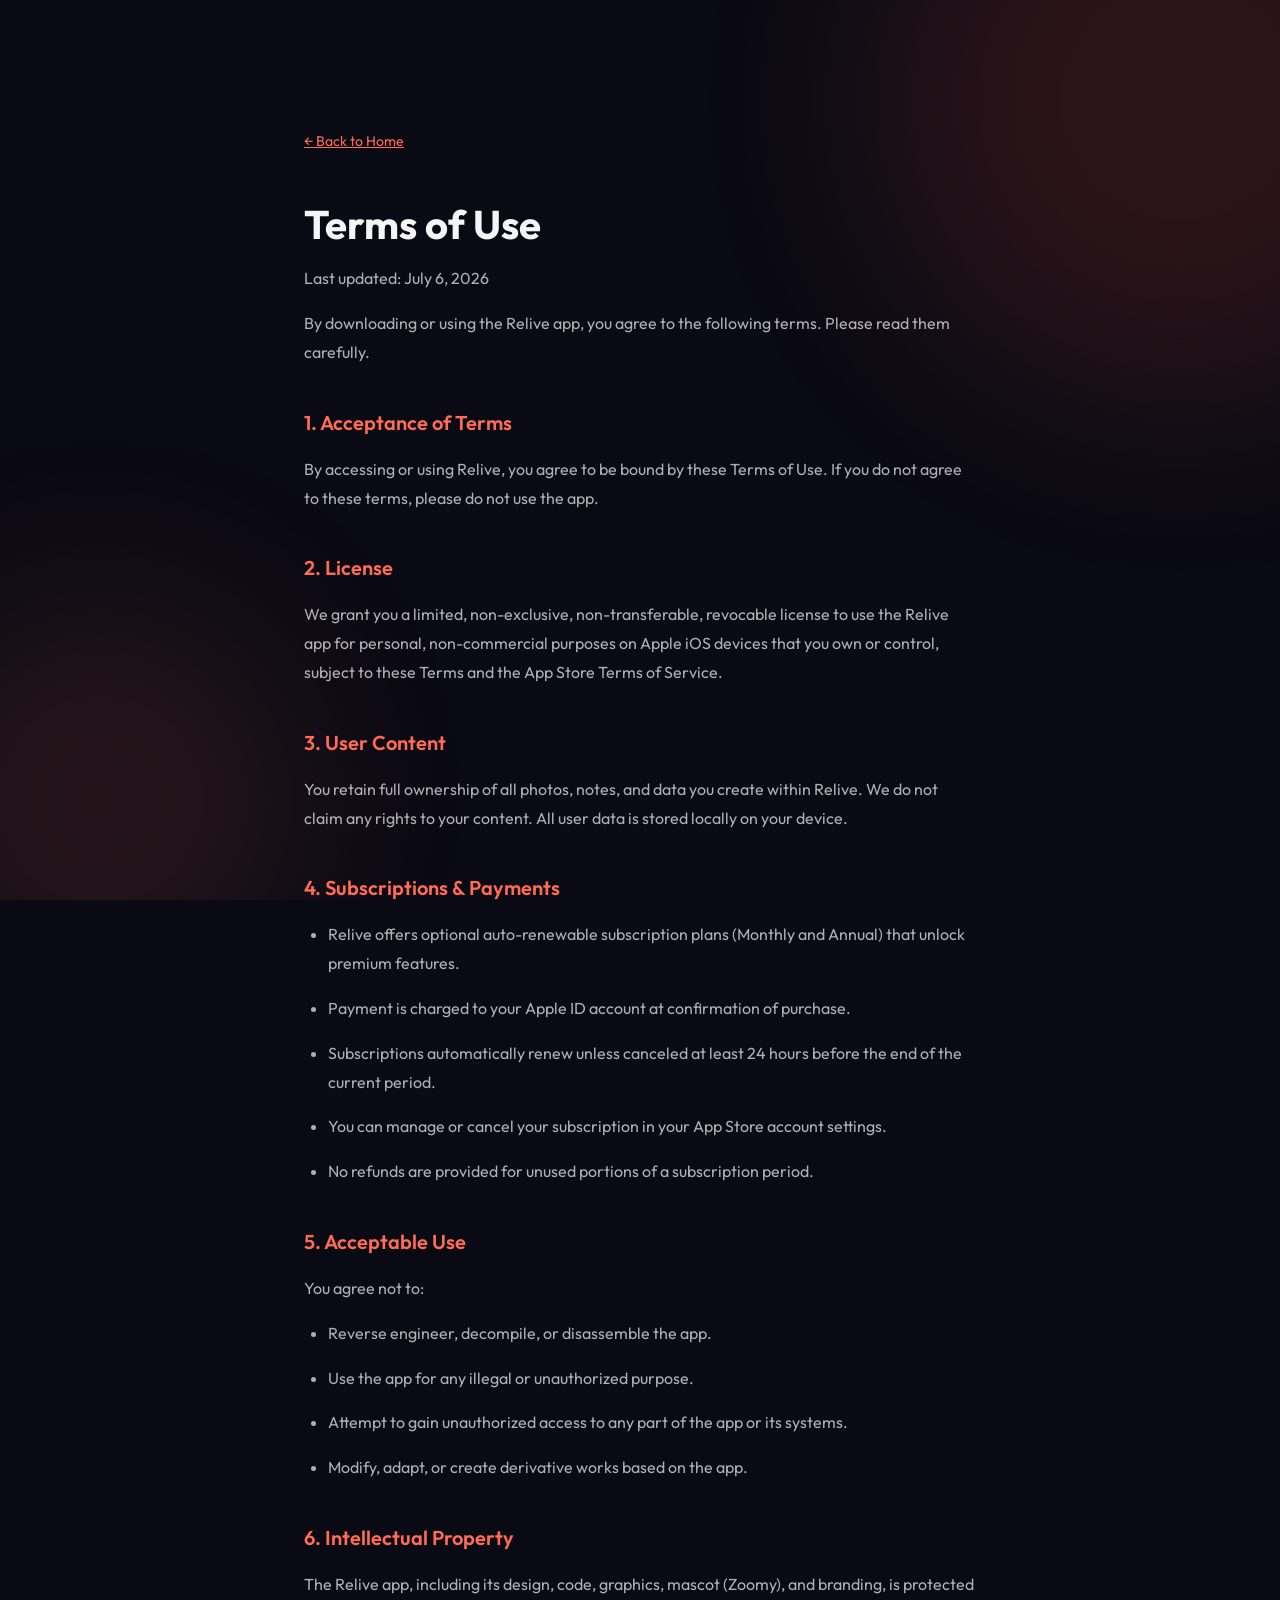
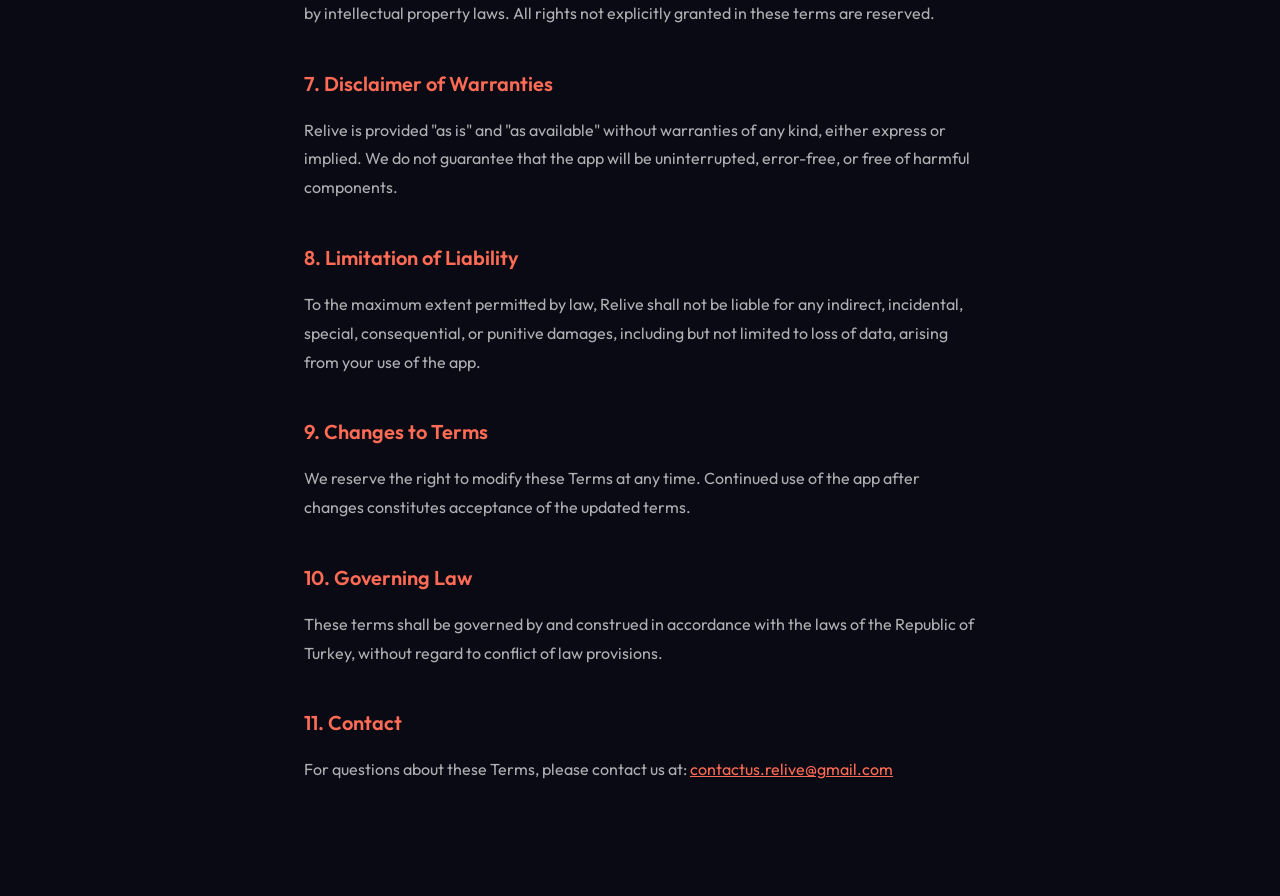
<file: terms.html>
<!DOCTYPE html>
<html lang="en">
<head>
  <meta charset="UTF-8">
  <meta name="viewport" content="width=device-width, initial-scale=1.0">
  <title>Terms of Use — Relive</title>
  <meta name="description" content="Terms of Use for the Relive app.">
  <link rel="icon" type="image/png" href="images/relive_icon.png">
  <link rel="preconnect" href="https://fonts.googleapis.com">
  <link rel="preconnect" href="https://fonts.gstatic.com" crossorigin>
  <link href="https://fonts.googleapis.com/css2?family=Outfit:wght@300;400;500;600;700;800&display=swap" rel="stylesheet">
  <link rel="stylesheet" href="css/style.css">
  <style>
    .legal {
      position: relative;
      z-index: 1;
      max-width: 720px;
      margin: 0 auto;
      padding: var(--space-4xl) var(--space-lg) var(--space-3xl);
    }
    .legal h1 {
      font-size: var(--font-4xl);
      font-weight: 700;
      margin-bottom: var(--space-sm);
    }
    .legal__date {
      font-size: var(--font-sm);
      color: var(--text-muted);
      margin-bottom: var(--space-2xl);
    }
    .legal h2 {
      font-size: var(--font-xl);
      font-weight: 600;
      margin-top: var(--space-xl);
      margin-bottom: var(--space-md);
      color: var(--brand-primary-light);
    }
    .legal p, .legal li {
      font-size: var(--font-base);
      color: var(--text-secondary);
      line-height: 1.8;
      margin-bottom: var(--space-md);
    }
    .legal ul {
      padding-left: var(--space-lg);
      margin-bottom: var(--space-md);
    }
    .legal a {
      color: var(--brand-primary-light);
      text-decoration: underline;
    }
    .legal__back {
      display: inline-flex;
      align-items: center;
      gap: var(--space-sm);
      color: var(--text-muted);
      font-size: var(--font-sm);
      margin-bottom: var(--space-xl);
      transition: var(--transition-fast);
      text-decoration: none;
    }
    .legal__back:hover {
      color: var(--text-primary);
    }
  </style>
</head>
<body>

  <div class="bg-animation" aria-hidden="true">
    <div class="bg-orb bg-orb--1"></div>
    <div class="bg-orb bg-orb--2"></div>
  </div>

  <div class="legal">
    <a href="index.html" class="legal__back">← Back to Home</a>

    <h1>Terms of Use</h1>
    <p class="legal__date">Last updated: July 6, 2026</p>

    <p>
      By downloading or using the Relive app, you agree to the following terms. Please read them carefully.
    </p>

    <h2>1. Acceptance of Terms</h2>
    <p>
      By accessing or using Relive, you agree to be bound by these Terms of Use. If you do not agree to these terms, please do not use the app.
    </p>

    <h2>2. License</h2>
    <p>
      We grant you a limited, non-exclusive, non-transferable, revocable license to use the Relive app for personal, non-commercial purposes on Apple iOS devices that you own or control, subject to these Terms and the App Store Terms of Service.
    </p>

    <h2>3. User Content</h2>
    <p>
      You retain full ownership of all photos, notes, and data you create within Relive. We do not claim any rights to your content. All user data is stored locally on your device.
    </p>

    <h2>4. Subscriptions &amp; Payments</h2>
    <ul>
      <li>Relive offers optional auto-renewable subscription plans (Monthly and Annual) that unlock premium features.</li>
      <li>Payment is charged to your Apple ID account at confirmation of purchase.</li>
      <li>Subscriptions automatically renew unless canceled at least 24 hours before the end of the current period.</li>
      <li>You can manage or cancel your subscription in your App Store account settings.</li>
      <li>No refunds are provided for unused portions of a subscription period.</li>
    </ul>

    <h2>5. Acceptable Use</h2>
    <p>You agree not to:</p>
    <ul>
      <li>Reverse engineer, decompile, or disassemble the app.</li>
      <li>Use the app for any illegal or unauthorized purpose.</li>
      <li>Attempt to gain unauthorized access to any part of the app or its systems.</li>
      <li>Modify, adapt, or create derivative works based on the app.</li>
    </ul>

    <h2>6. Intellectual Property</h2>
    <p>
      The Relive app, including its design, code, graphics, mascot (Zoomy), and branding, is protected by intellectual property laws. All rights not explicitly granted in these terms are reserved.
    </p>

    <h2>7. Disclaimer of Warranties</h2>
    <p>
      Relive is provided "as is" and "as available" without warranties of any kind, either express or implied. We do not guarantee that the app will be uninterrupted, error-free, or free of harmful components.
    </p>

    <h2>8. Limitation of Liability</h2>
    <p>
      To the maximum extent permitted by law, Relive shall not be liable for any indirect, incidental, special, consequential, or punitive damages, including but not limited to loss of data, arising from your use of the app.
    </p>

    <h2>9. Changes to Terms</h2>
    <p>
      We reserve the right to modify these Terms at any time. Continued use of the app after changes constitutes acceptance of the updated terms.
    </p>

    <h2>10. Governing Law</h2>
    <p>
      These terms shall be governed by and construed in accordance with the laws of the Republic of Turkey, without regard to conflict of law provisions.
    </p>

    <h2>11. Contact</h2>
    <p>
      For questions about these Terms, please contact us at: <a href="mailto:contactus.relive@gmail.com">contactus.relive@gmail.com</a>
    </p>
  </div>

</body>
</html>
</file>
<file: css/style.css>
/* ============================================
   Relive Landing Page — Design System & Styles
   ============================================ */

/* ---------- CSS Custom Properties ---------- */
:root {
  /* Brand Colors */
  --brand-primary: #EA523A;
  --brand-primary-light: #FF6B54;
  --brand-primary-dark: #D43E28;
  --brand-gradient: linear-gradient(135deg, #EA523A 0%, #FF6B54 50%, #FF8A6A 100%);
  --brand-gradient-soft: linear-gradient(135deg, rgba(234, 82, 58, 0.15) 0%, rgba(255, 107, 84, 0.08) 100%);

  /* Dark Theme (default) */
  --bg-primary: #0A0A14;
  --bg-secondary: #12121E;
  --bg-card: rgba(255, 255, 255, 0.04);
  --bg-card-hover: rgba(255, 255, 255, 0.08);
  --bg-glass: rgba(255, 255, 255, 0.06);
  --bg-glass-border: rgba(255, 255, 255, 0.1);

  --text-primary: #F5F5F7;
  --text-secondary: rgba(245, 245, 247, 0.7);
  --text-muted: rgba(245, 245, 247, 0.4);

  --border-subtle: rgba(255, 255, 255, 0.08);
  --border-medium: rgba(255, 255, 255, 0.15);

  /* Spacing */
  --space-xs: 4px;
  --space-sm: 8px;
  --space-md: 16px;
  --space-lg: 24px;
  --space-xl: 40px;
  --space-2xl: 64px;
  --space-3xl: 96px;
  --space-4xl: 128px;

  /* Border Radius */
  --radius-sm: 8px;
  --radius-md: 12px;
  --radius-lg: 20px;
  --radius-xl: 28px;
  --radius-full: 9999px;

  /* Shadows */
  --shadow-sm: 0 2px 8px rgba(0, 0, 0, 0.2);
  --shadow-md: 0 8px 32px rgba(0, 0, 0, 0.3);
  --shadow-lg: 0 16px 48px rgba(0, 0, 0, 0.4);
  --shadow-glow: 0 0 40px rgba(234, 82, 58, 0.3);

  /* Transitions */
  --transition-fast: 0.2s cubic-bezier(0.4, 0, 0.2, 1);
  --transition-smooth: 0.4s cubic-bezier(0.4, 0, 0.2, 1);
  --transition-bounce: 0.6s cubic-bezier(0.34, 1.56, 0.64, 1);

  /* Typography Scale */
  --font-xs: 0.75rem;
  --font-sm: 0.875rem;
  --font-base: 1rem;
  --font-lg: 1.125rem;
  --font-xl: 1.25rem;
  --font-2xl: 1.5rem;
  --font-3xl: 2rem;
  --font-4xl: 2.5rem;
  --font-5xl: 3.5rem;
  --font-6xl: 4.5rem;
}

/* ---------- Reset & Base ---------- */
*, *::before, *::after {
  box-sizing: border-box;
  margin: 0;
  padding: 0;
}

html {
  scroll-behavior: smooth;
  -webkit-font-smoothing: antialiased;
  -moz-osx-font-smoothing: grayscale;
}

body {
  font-family: 'Outfit', -apple-system, BlinkMacSystemFont, 'Segoe UI', sans-serif;
  background-color: var(--bg-primary);
  color: var(--text-primary);
  line-height: 1.6;
  overflow-x: hidden;
}

a {
  color: inherit;
  text-decoration: none;
}

img {
  max-width: 100%;
  height: auto;
  display: block;
}

/* ---------- Animated Background ---------- */
.bg-animation {
  position: fixed;
  inset: 0;
  z-index: 0;
  pointer-events: none;
  overflow: hidden;
}

.bg-orb {
  position: absolute;
  border-radius: 50%;
  filter: blur(100px);
  opacity: 0.3;
  animation: orbFloat 20s ease-in-out infinite;
}

.bg-orb--1 {
  width: 600px;
  height: 600px;
  background: var(--brand-primary);
  top: -200px;
  right: -200px;
  animation-delay: 0s;
  opacity: 0.15;
}

.bg-orb--2 {
  width: 400px;
  height: 400px;
  background: #FF6B54;
  bottom: -100px;
  left: -100px;
  animation-delay: -7s;
  opacity: 0.12;
}

.bg-orb--3 {
  width: 350px;
  height: 350px;
  background: #D43E28;
  top: 50%;
  left: 50%;
  transform: translate(-50%, -50%);
  animation-delay: -14s;
  opacity: 0.08;
}

@keyframes orbFloat {
  0%, 100% { transform: translate(0, 0) scale(1); }
  25% { transform: translate(40px, -30px) scale(1.05); }
  50% { transform: translate(-20px, 40px) scale(0.95); }
  75% { transform: translate(30px, 20px) scale(1.02); }
}

/* ---------- Navigation ---------- */
.nav {
  position: fixed;
  top: 0;
  left: 0;
  right: 0;
  z-index: 100;
  padding: var(--space-md) var(--space-lg);
  transition: var(--transition-smooth);
}

.nav--scrolled {
  background: rgba(10, 10, 20, 0.85);
  backdrop-filter: blur(20px);
  -webkit-backdrop-filter: blur(20px);
  border-bottom: 1px solid var(--border-subtle);
}

.nav__inner {
  max-width: 1200px;
  margin: 0 auto;
  display: flex;
  align-items: center;
  justify-content: space-between;
}

.nav__logo {
  display: flex;
  align-items: center;
  gap: var(--space-sm);
  font-weight: 700;
  font-size: var(--font-xl);
}

.nav__logo img {
  width: 36px;
  height: 36px;
  border-radius: var(--radius-sm);
}

.nav__links {
  display: flex;
  align-items: center;
  gap: var(--space-lg);
  list-style: none;
}

.nav__link {
  font-size: var(--font-sm);
  color: var(--text-secondary);
  font-weight: 500;
  transition: var(--transition-fast);
  cursor: pointer;
}

.nav__link:hover {
  color: var(--text-primary);
}

.nav__cta {
  display: inline-flex;
  align-items: center;
  gap: var(--space-sm);
  padding: var(--space-sm) var(--space-md);
  background: var(--brand-primary);
  color: white;
  border-radius: var(--radius-full);
  font-size: var(--font-sm);
  font-weight: 600;
  transition: var(--transition-fast);
  border: none;
  cursor: pointer;
}

.nav__cta:hover {
  background: var(--brand-primary-light);
  transform: translateY(-1px);
  box-shadow: var(--shadow-glow);
}

/* Mobile Menu */
.nav__hamburger {
  display: none;
  flex-direction: column;
  gap: 5px;
  cursor: pointer;
  background: none;
  border: none;
  padding: var(--space-sm);
}

.nav__hamburger span {
  width: 24px;
  height: 2px;
  background: var(--text-primary);
  border-radius: 2px;
  transition: var(--transition-fast);
}

/* ---------- Hero Section ---------- */
.hero {
  position: relative;
  z-index: 1;
  min-height: 100vh;
  display: flex;
  align-items: center;
  justify-content: center;
  padding: var(--space-4xl) var(--space-lg) var(--space-3xl);
}

.hero__content {
  text-align: center;
  max-width: 800px;
}

.hero__icon {
  width: 100px;
  height: 100px;
  border-radius: var(--radius-xl);
  margin: 0 auto var(--space-xl);
  box-shadow: var(--shadow-lg), var(--shadow-glow);
  animation: heroIconFloat 4s ease-in-out infinite;
}

@keyframes heroIconFloat {
  0%, 100% { transform: translateY(0); }
  50% { transform: translateY(-12px); }
}

.hero__badge {
  display: inline-flex;
  align-items: center;
  gap: var(--space-sm);
  padding: var(--space-xs) var(--space-md);
  background: var(--bg-glass);
  border: 1px solid var(--bg-glass-border);
  border-radius: var(--radius-full);
  font-size: var(--font-xs);
  color: var(--text-secondary);
  margin-bottom: var(--space-lg);
  backdrop-filter: blur(10px);
}

.hero__badge-dot {
  width: 6px;
  height: 6px;
  border-radius: 50%;
  background: #4ADE80;
  animation: pulse 2s ease-in-out infinite;
}

@keyframes pulse {
  0%, 100% { opacity: 1; }
  50% { opacity: 0.4; }
}

.hero__title {
  font-size: var(--font-6xl);
  font-weight: 800;
  line-height: 1.05;
  letter-spacing: -0.03em;
  margin-bottom: var(--space-lg);
}

.hero__title-gradient {
  background: var(--brand-gradient);
  -webkit-background-clip: text;
  -webkit-text-fill-color: transparent;
  background-clip: text;
}

.hero__subtitle {
  font-size: var(--font-xl);
  color: var(--text-secondary);
  max-width: 560px;
  margin: 0 auto var(--space-xl);
  line-height: 1.6;
}

.hero__actions {
  display: flex;
  align-items: center;
  justify-content: center;
  gap: var(--space-md);
  flex-wrap: wrap;
}

.btn {
  display: inline-flex;
  align-items: center;
  gap: var(--space-sm);
  padding: 14px 28px;
  border-radius: var(--radius-full);
  font-family: 'Outfit', sans-serif;
  font-size: var(--font-base);
  font-weight: 600;
  cursor: pointer;
  transition: var(--transition-fast);
  border: none;
  text-decoration: none;
}

.btn--primary {
  background: var(--brand-gradient);
  color: white;
  box-shadow: var(--shadow-md);
}

.btn--primary:hover {
  transform: translateY(-2px);
  box-shadow: var(--shadow-lg), var(--shadow-glow);
}

.btn--ghost {
  background: transparent;
  color: var(--text-secondary);
  border: 1px solid var(--border-medium);
}

.btn--ghost:hover {
  background: var(--bg-card-hover);
  color: var(--text-primary);
  border-color: var(--border-medium);
}

.btn__icon {
  width: 20px;
  height: 20px;
}

/* ---------- Section Commons ---------- */
.section {
  position: relative;
  z-index: 1;
  padding: var(--space-3xl) var(--space-lg);
}

.section__inner {
  max-width: 1100px;
  margin: 0 auto;
}

.section__header {
  text-align: center;
  margin-bottom: var(--space-2xl);
}

.section__label {
  display: inline-flex;
  align-items: center;
  gap: var(--space-sm);
  font-size: var(--font-xs);
  font-weight: 600;
  text-transform: uppercase;
  letter-spacing: 0.12em;
  color: var(--brand-primary);
  margin-bottom: var(--space-md);
}

.section__title {
  font-size: var(--font-4xl);
  font-weight: 700;
  letter-spacing: -0.02em;
  line-height: 1.15;
  margin-bottom: var(--space-md);
}

.section__description {
  font-size: var(--font-lg);
  color: var(--text-secondary);
  max-width: 560px;
  margin: 0 auto;
  line-height: 1.6;
}

/* ---------- Features Grid ---------- */
.features-grid {
  display: grid;
  grid-template-columns: repeat(3, 1fr);
  gap: var(--space-lg);
}

.feature-card {
  position: relative;
  padding: var(--space-xl);
  background: var(--bg-glass);
  border: 1px solid var(--bg-glass-border);
  border-radius: var(--radius-lg);
  backdrop-filter: blur(12px);
  -webkit-backdrop-filter: blur(12px);
  transition: var(--transition-smooth);
  overflow: hidden;
}

.feature-card::before {
  content: '';
  position: absolute;
  inset: 0;
  background: var(--brand-gradient-soft);
  opacity: 0;
  transition: var(--transition-smooth);
}

.feature-card:hover {
  transform: translateY(-4px);
  border-color: rgba(234, 82, 58, 0.3);
  box-shadow: 0 12px 40px rgba(234, 82, 58, 0.1);
}

.feature-card:hover::before {
  opacity: 1;
}

.feature-card__icon {
  position: relative;
  z-index: 1;
  width: 48px;
  height: 48px;
  display: flex;
  align-items: center;
  justify-content: center;
  background: rgba(234, 82, 58, 0.12);
  border-radius: var(--radius-md);
  margin-bottom: var(--space-md);
  font-size: 24px;
}

.feature-card__title {
  position: relative;
  z-index: 1;
  font-size: var(--font-lg);
  font-weight: 600;
  margin-bottom: var(--space-sm);
}

.feature-card__description {
  position: relative;
  z-index: 1;
  font-size: var(--font-sm);
  color: var(--text-secondary);
  line-height: 1.6;
}

/* ---------- Preview / Showcase ---------- */
.showcase {
  position: relative;
  padding: var(--space-3xl) var(--space-lg);
  z-index: 1;
}

.showcase__inner {
  max-width: 1100px;
  margin: 0 auto;
  display: grid;
  grid-template-columns: 1fr 1fr;
  gap: var(--space-2xl);
  align-items: center;
}

.showcase__content {
  padding-right: var(--space-xl);
}

.showcase__visual {
  position: relative;
}

.showcase__phone {
  position: relative;
  width: 280px;
  height: 570px;
  margin: 0 auto;
  background: linear-gradient(145deg, #1c1c2e 0%, #12121e 100%);
  border-radius: 40px;
  border: 3px solid rgba(255, 255, 255, 0.1);
  padding: 12px;
  box-shadow: var(--shadow-lg);
  overflow: hidden;
}

.showcase__phone::before {
  content: '';
  position: absolute;
  top: 0;
  left: 50%;
  transform: translateX(-50%);
  width: 120px;
  height: 28px;
  background: #0A0A14;
  border-radius: 0 0 20px 20px;
  z-index: 2;
}

.showcase__screen {
  width: 100%;
  height: 100%;
  border-radius: 30px;
  overflow: hidden;
  background: linear-gradient(180deg, #1A1A2E 0%, #0F0F1A 100%);
  display: flex;
  flex-direction: column;
  align-items: center;
  justify-content: center;
  padding: var(--space-lg);
}

.showcase__screen-icon {
  width: 60px;
  height: 60px;
  border-radius: 14px;
  margin-bottom: var(--space-md);
}

.showcase__screen-title {
  font-size: var(--font-lg);
  font-weight: 700;
  margin-bottom: var(--space-xs);
}

.showcase__screen-sub {
  font-size: var(--font-xs);
  color: var(--text-muted);
  margin-bottom: var(--space-xl);
}

/* Polaroid Cards in Phone */
.polaroid-stack {
  position: relative;
  width: 180px;
  height: 200px;
}

.polaroid {
  position: absolute;
  width: 140px;
  background: white;
  border-radius: 4px;
  padding: 8px 8px 28px;
  box-shadow: 0 4px 16px rgba(0, 0, 0, 0.3);
  transition: var(--transition-smooth);
}

.polaroid__image {
  width: 100%;
  height: 100px;
  border-radius: 2px;
  object-fit: cover;
}

.polaroid--1 {
  transform: rotate(-8deg) translate(0, 0);
  z-index: 1;
}

.polaroid--2 {
  transform: rotate(4deg) translate(30px, -10px);
  z-index: 2;
}

.polaroid--3 {
  transform: rotate(-2deg) translate(15px, 5px);
  z-index: 3;
}

/* Feature List in Showcase */
.feature-list {
  list-style: none;
  display: flex;
  flex-direction: column;
  gap: var(--space-md);
  margin-top: var(--space-xl);
}

.feature-list__item {
  display: flex;
  align-items: flex-start;
  gap: var(--space-md);
}

.feature-list__check {
  width: 24px;
  height: 24px;
  border-radius: 50%;
  background: rgba(234, 82, 58, 0.15);
  display: flex;
  align-items: center;
  justify-content: center;
  flex-shrink: 0;
  margin-top: 2px;
  color: var(--brand-primary);
  font-size: 14px;
}

.feature-list__text {
  font-size: var(--font-base);
  color: var(--text-secondary);
  line-height: 1.5;
}

.feature-list__text strong {
  color: var(--text-primary);
  font-weight: 600;
}

/* ---------- Premium Section ---------- */
.premium {
  position: relative;
  z-index: 1;
  padding: var(--space-3xl) var(--space-lg);
}

.premium__card {
  max-width: 900px;
  margin: 0 auto;
  padding: var(--space-2xl);
  background: linear-gradient(135deg, rgba(234, 82, 58, 0.08) 0%, rgba(234, 82, 58, 0.02) 100%);
  border: 1px solid rgba(234, 82, 58, 0.2);
  border-radius: var(--radius-xl);
  text-align: center;
  position: relative;
  overflow: hidden;
}

.premium__card::before {
  content: '';
  position: absolute;
  top: -100px;
  right: -100px;
  width: 300px;
  height: 300px;
  background: var(--brand-primary);
  border-radius: 50%;
  filter: blur(120px);
  opacity: 0.15;
}

.premium__badge {
  display: inline-flex;
  align-items: center;
  gap: var(--space-sm);
  padding: var(--space-xs) var(--space-md);
  background: rgba(234, 82, 58, 0.15);
  border: 1px solid rgba(234, 82, 58, 0.3);
  border-radius: var(--radius-full);
  font-size: var(--font-xs);
  font-weight: 600;
  color: var(--brand-primary-light);
  margin-bottom: var(--space-lg);
}

.premium__title {
  font-size: var(--font-3xl);
  font-weight: 700;
  margin-bottom: var(--space-md);
  position: relative;
  z-index: 1;
}

.premium__description {
  font-size: var(--font-lg);
  color: var(--text-secondary);
  max-width: 500px;
  margin: 0 auto var(--space-xl);
  position: relative;
  z-index: 1;
}

.premium__features {
  display: grid;
  grid-template-columns: repeat(2, 1fr);
  gap: var(--space-md);
  max-width: 600px;
  margin: 0 auto var(--space-xl);
  text-align: left;
  position: relative;
  z-index: 1;
}

.premium__feature {
  display: flex;
  align-items: center;
  gap: var(--space-sm);
  font-size: var(--font-sm);
  color: var(--text-secondary);
}

.premium__feature-icon {
  color: var(--brand-primary);
  font-size: 16px;
}

/* ---------- Footer ---------- */
.footer {
  position: relative;
  z-index: 1;
  padding: var(--space-2xl) var(--space-lg) var(--space-xl);
  border-top: 1px solid var(--border-subtle);
}

.footer__inner {
  max-width: 1100px;
  margin: 0 auto;
  display: flex;
  align-items: center;
  justify-content: space-between;
  flex-wrap: wrap;
  gap: var(--space-lg);
}

.footer__brand {
  display: flex;
  align-items: center;
  gap: var(--space-sm);
}

.footer__brand img {
  width: 28px;
  height: 28px;
  border-radius: 6px;
}

.footer__brand-name {
  font-weight: 700;
  font-size: var(--font-base);
}

.footer__links {
  display: flex;
  align-items: center;
  gap: var(--space-lg);
  list-style: none;
}

.footer__link {
  font-size: var(--font-sm);
  color: var(--text-muted);
  transition: var(--transition-fast);
}

.footer__link:hover {
  color: var(--text-primary);
}

.footer__copy {
  width: 100%;
  text-align: center;
  font-size: var(--font-xs);
  color: var(--text-muted);
  margin-top: var(--space-lg);
  padding-top: var(--space-lg);
  border-top: 1px solid var(--border-subtle);
}

/* ---------- Scroll Animations ---------- */
.reveal {
  opacity: 0;
  transform: translateY(30px);
  transition: opacity 0.7s cubic-bezier(0.4, 0, 0.2, 1),
              transform 0.7s cubic-bezier(0.4, 0, 0.2, 1);
}

.reveal--visible {
  opacity: 1;
  transform: translateY(0);
}

.reveal--delay-1 { transition-delay: 0.1s; }
.reveal--delay-2 { transition-delay: 0.2s; }
.reveal--delay-3 { transition-delay: 0.3s; }
.reveal--delay-4 { transition-delay: 0.4s; }
.reveal--delay-5 { transition-delay: 0.5s; }
.reveal--delay-6 { transition-delay: 0.6s; }

/* ---------- Responsive ---------- */
@media (max-width: 1024px) {
  .features-grid {
    grid-template-columns: repeat(2, 1fr);
  }

  .showcase__inner {
    grid-template-columns: 1fr;
    text-align: center;
  }

  .showcase__content {
    padding-right: 0;
    order: 2;
  }

  .showcase__visual {
    order: 1;
  }

  .feature-list {
    align-items: center;
  }
}

@media (max-width: 768px) {
  :root {
    --font-6xl: 2.75rem;
    --font-5xl: 2.25rem;
    --font-4xl: 2rem;
    --font-3xl: 1.625rem;
  }

  .nav__links {
    display: none;
  }

  .nav__hamburger {
    display: flex;
  }

  /* Mobile Menu Open */
  .nav--mobile-open .nav__links {
    display: flex;
    flex-direction: column;
    position: absolute;
    top: 100%;
    left: 0;
    right: 0;
    background: rgba(10, 10, 20, 0.95);
    backdrop-filter: blur(20px);
    padding: var(--space-lg);
    border-bottom: 1px solid var(--border-subtle);
    gap: var(--space-md);
  }

  .features-grid {
    grid-template-columns: 1fr;
  }

  .hero {
    padding-top: var(--space-3xl);
    min-height: auto;
    padding-bottom: var(--space-2xl);
  }

  .hero__icon {
    width: 80px;
    height: 80px;
  }

  .hero__actions {
    flex-direction: column;
  }

  .btn {
    width: 100%;
    justify-content: center;
  }

  .premium__features {
    grid-template-columns: 1fr;
  }

  .showcase__phone {
    width: 240px;
    height: 490px;
  }

  .footer__inner {
    flex-direction: column;
    text-align: center;
  }

  .footer__links {
    flex-wrap: wrap;
    justify-content: center;
  }
}

/* ---------- Utility ---------- */
.sr-only {
  position: absolute;
  width: 1px;
  height: 1px;
  padding: 0;
  margin: -1px;
  overflow: hidden;
  clip: rect(0, 0, 0, 0);
  white-space: nowrap;
  border: 0;
}
</file>
